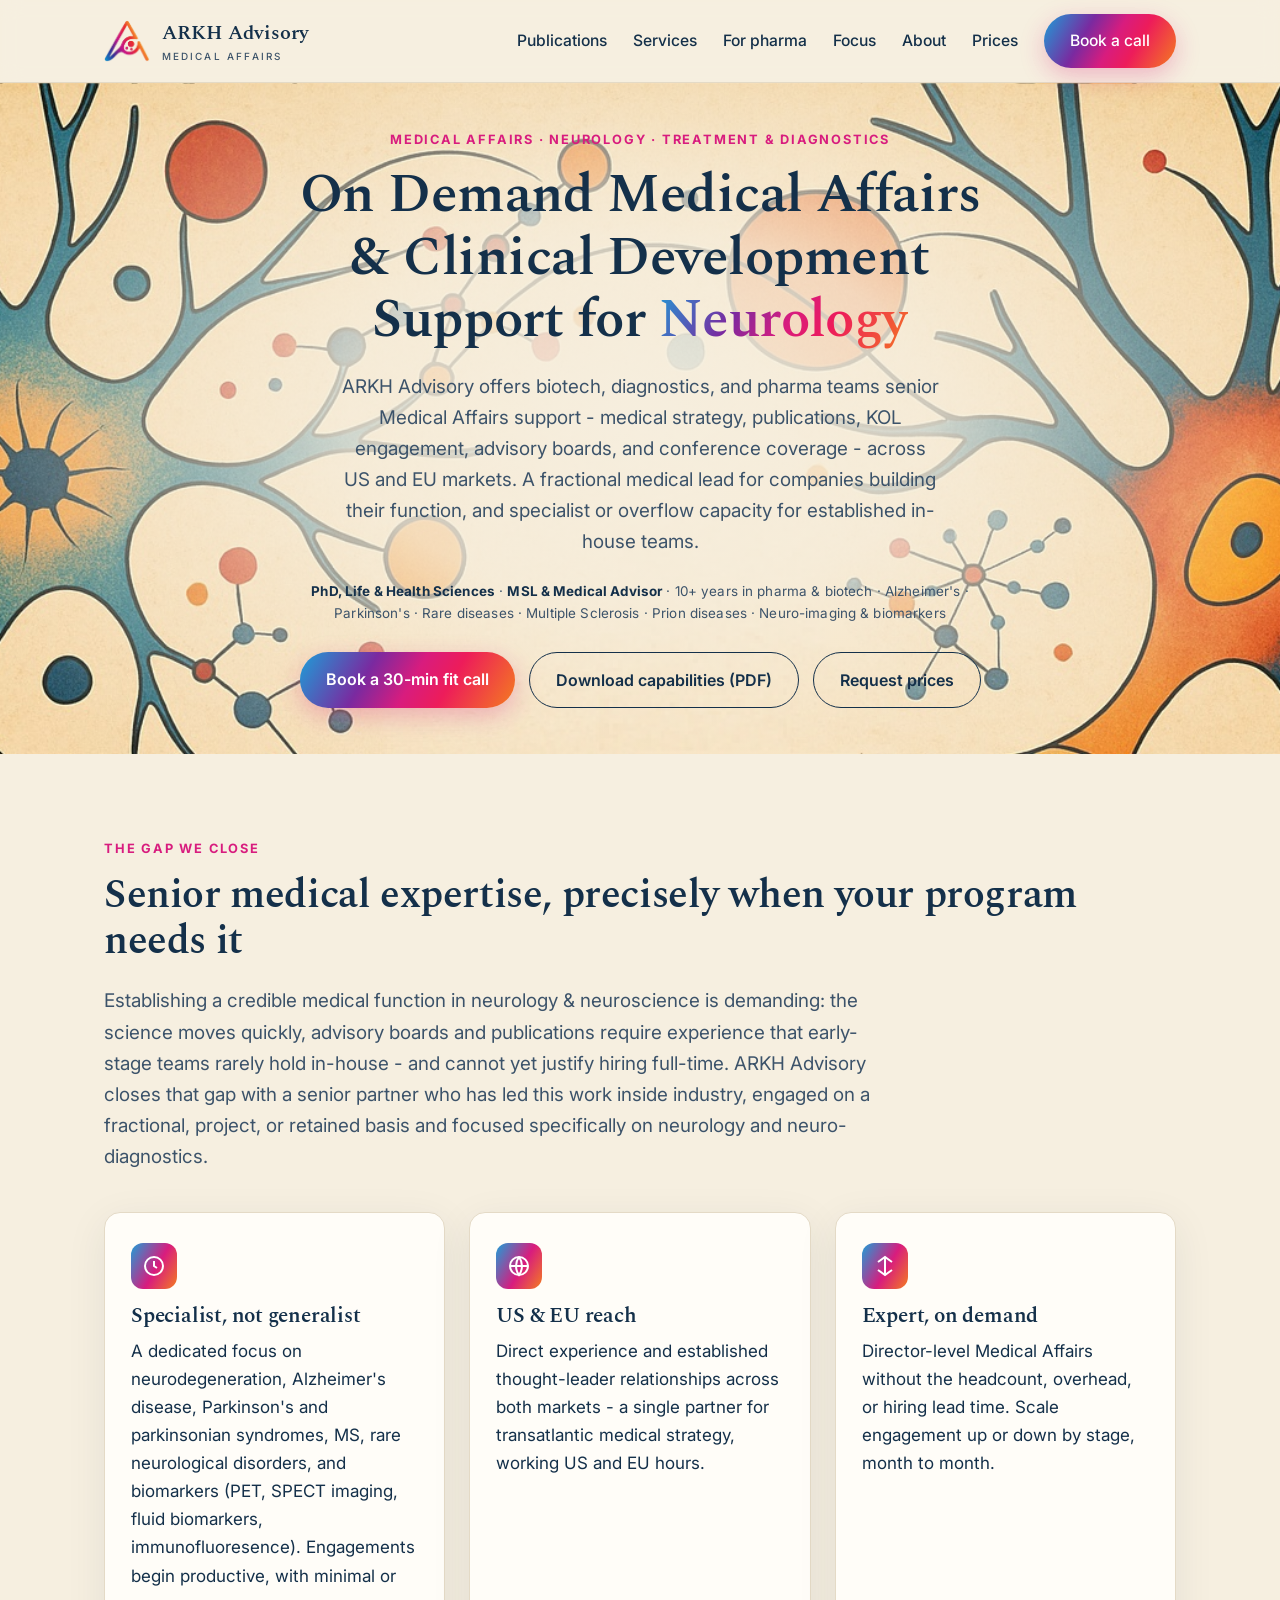
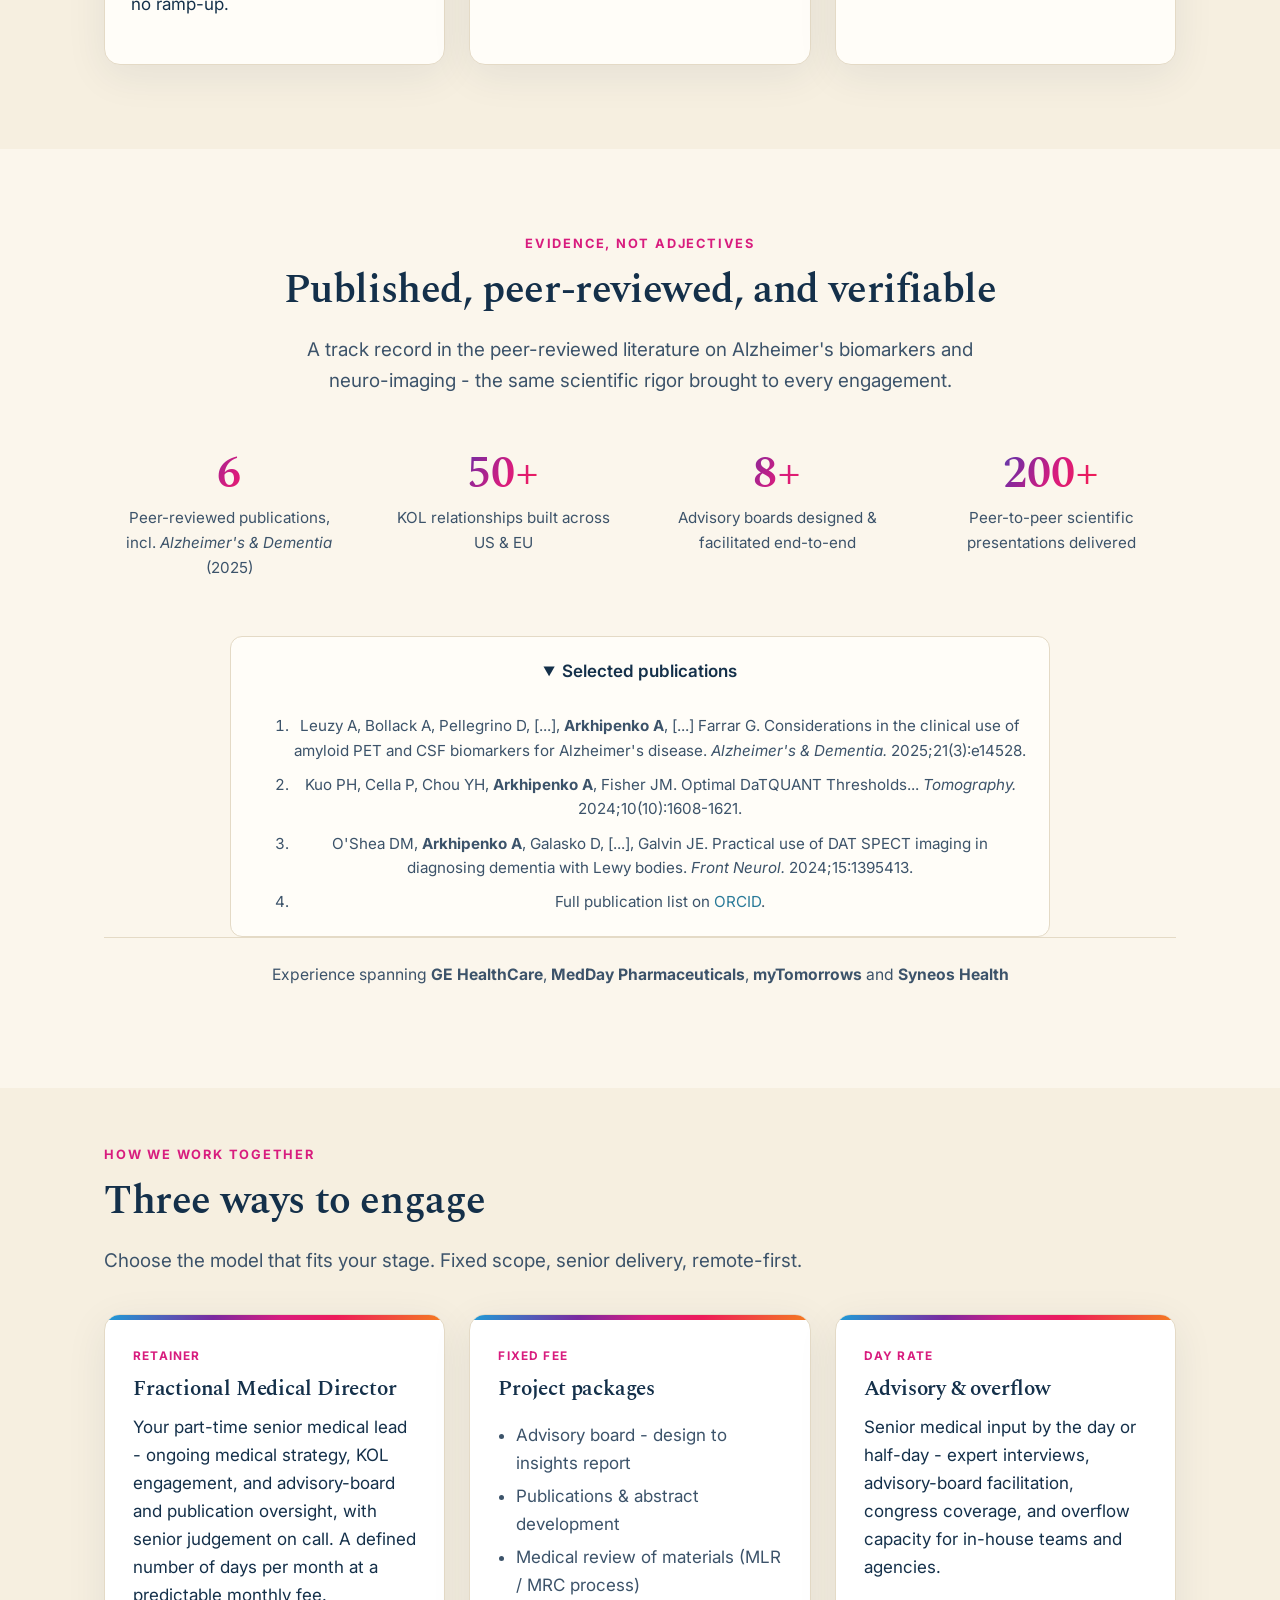
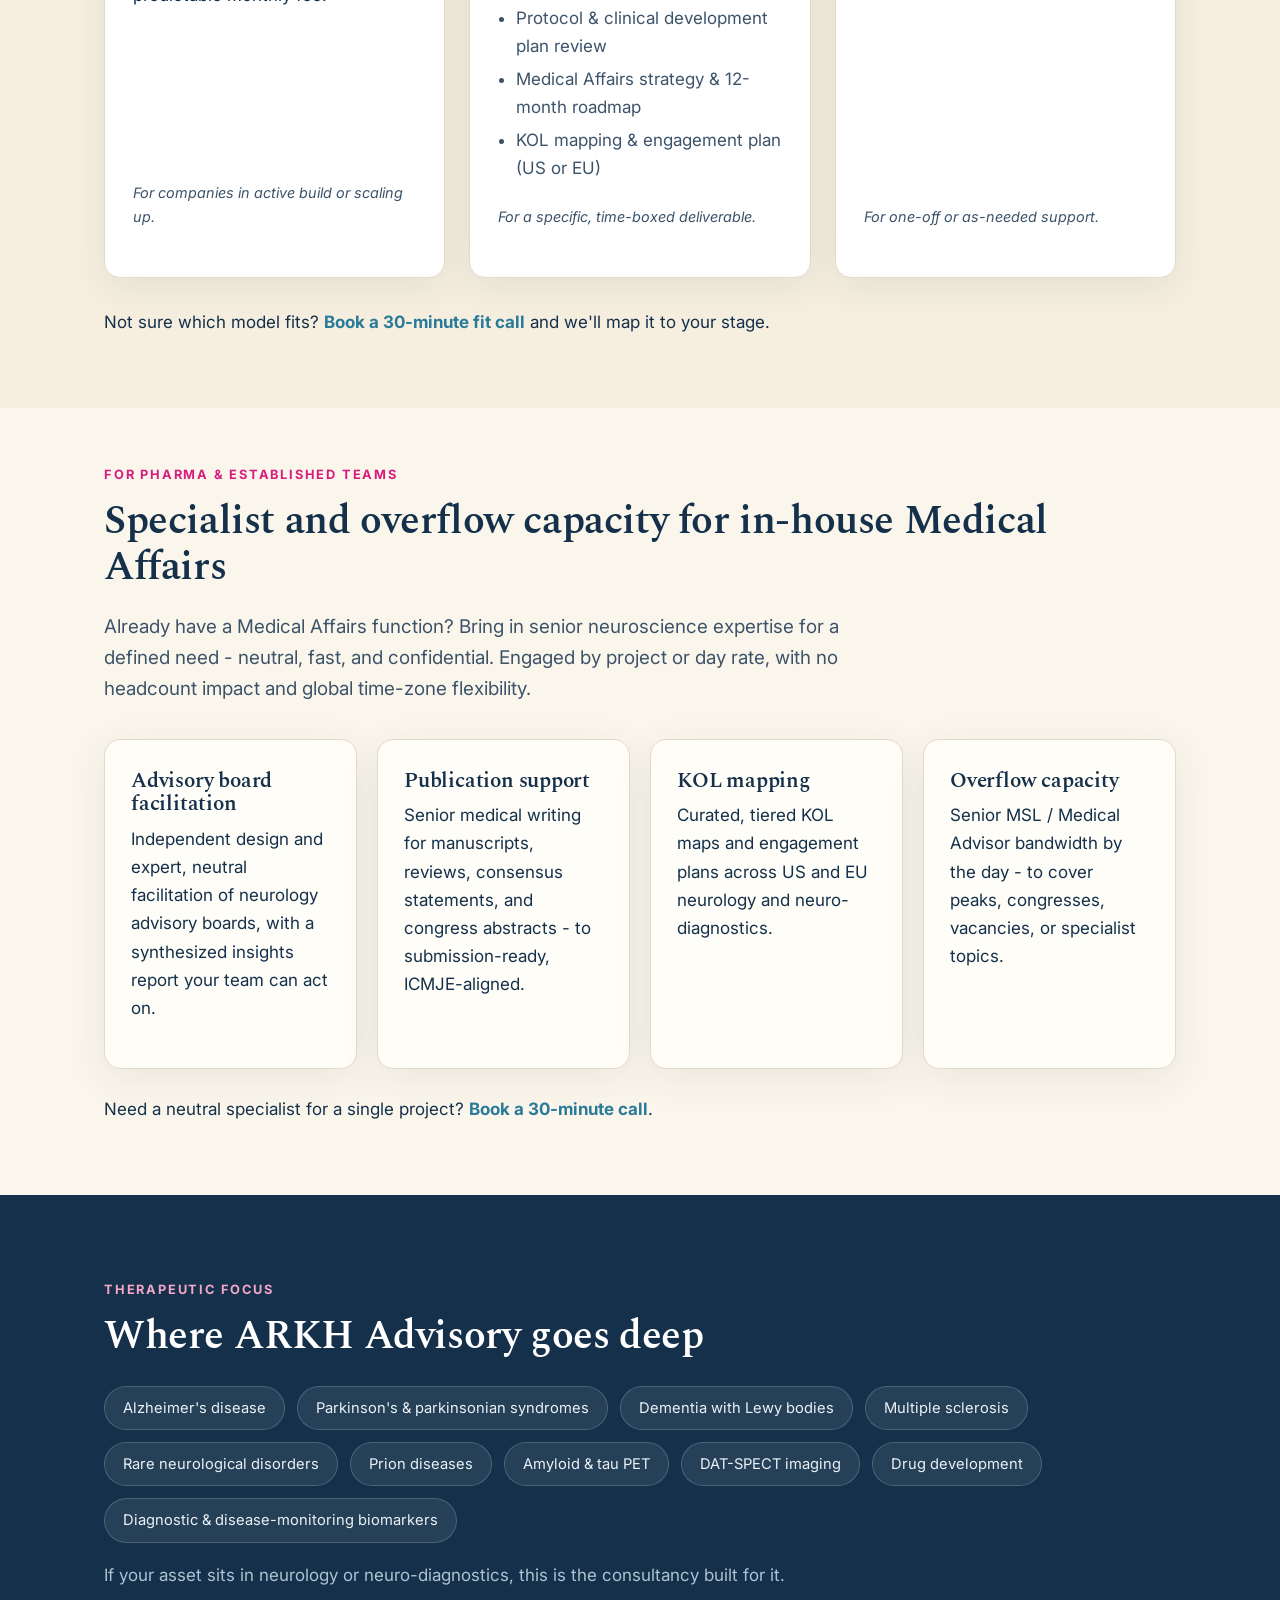
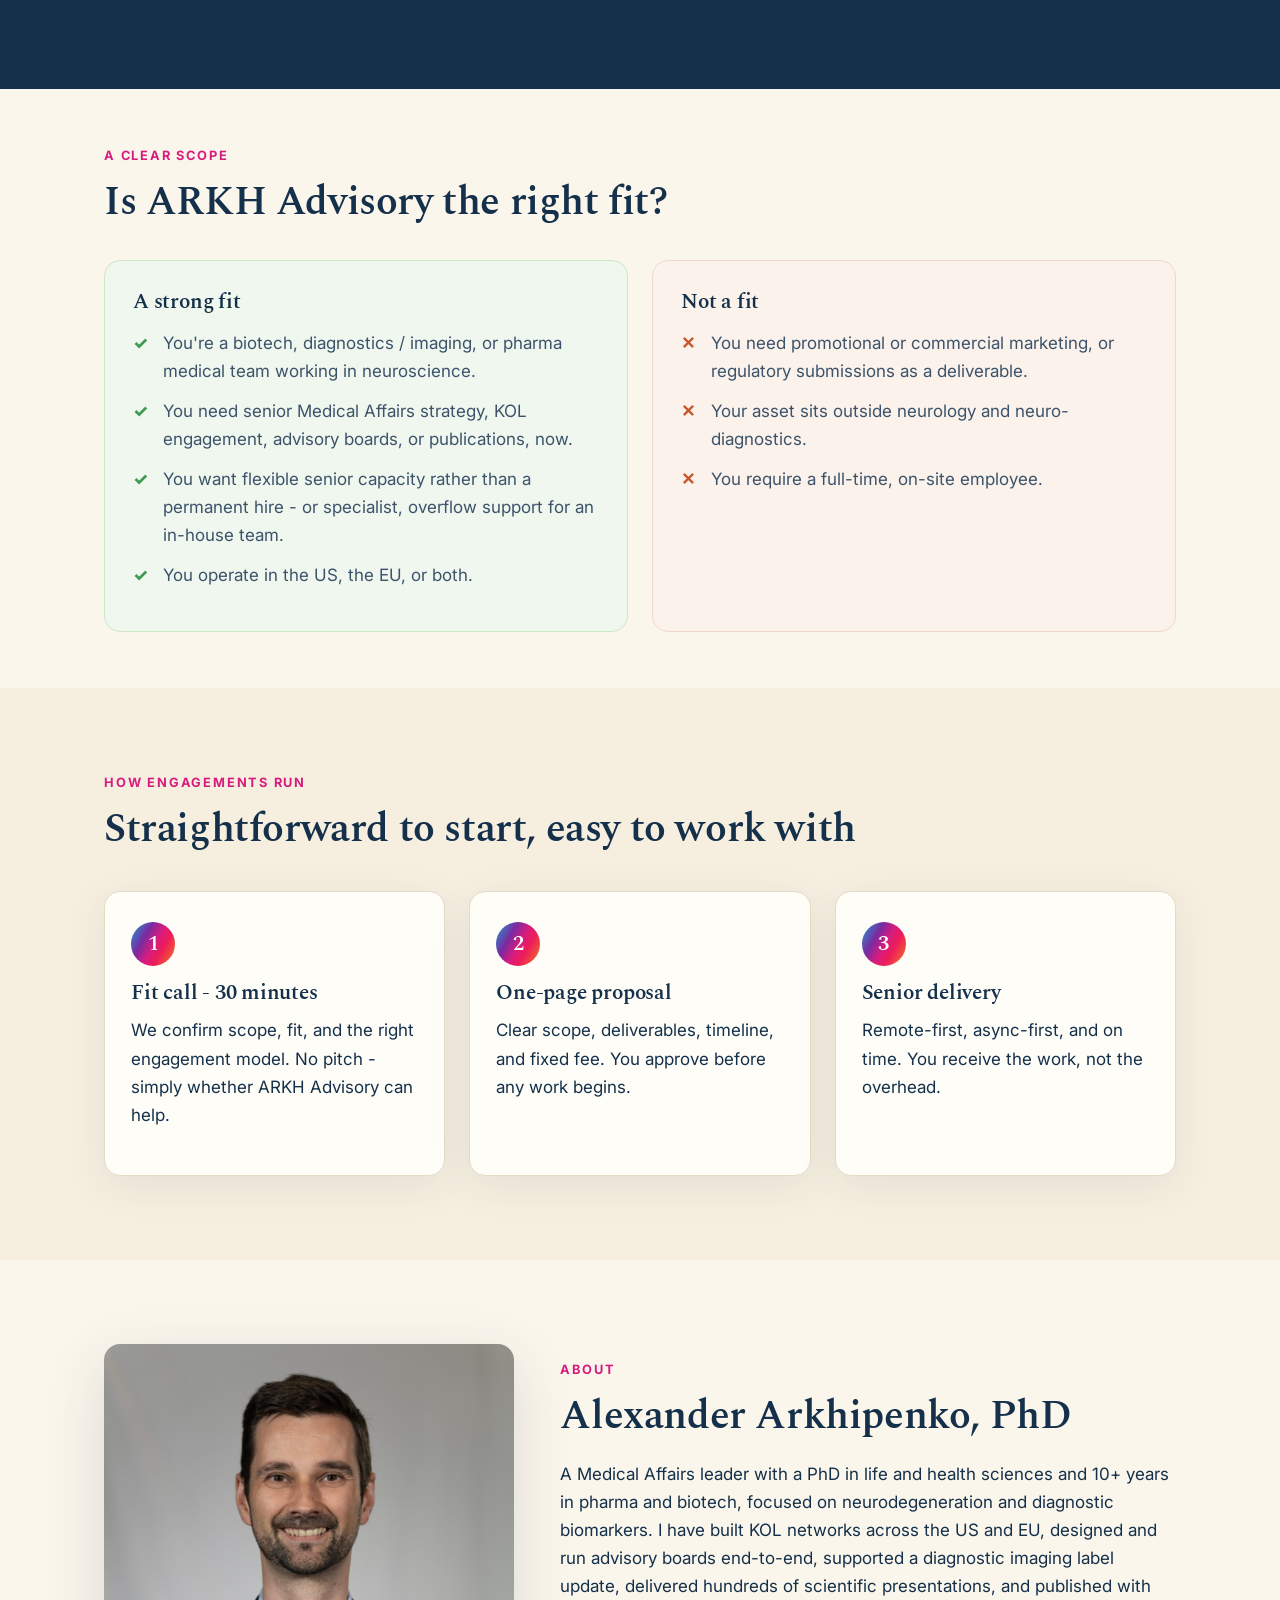
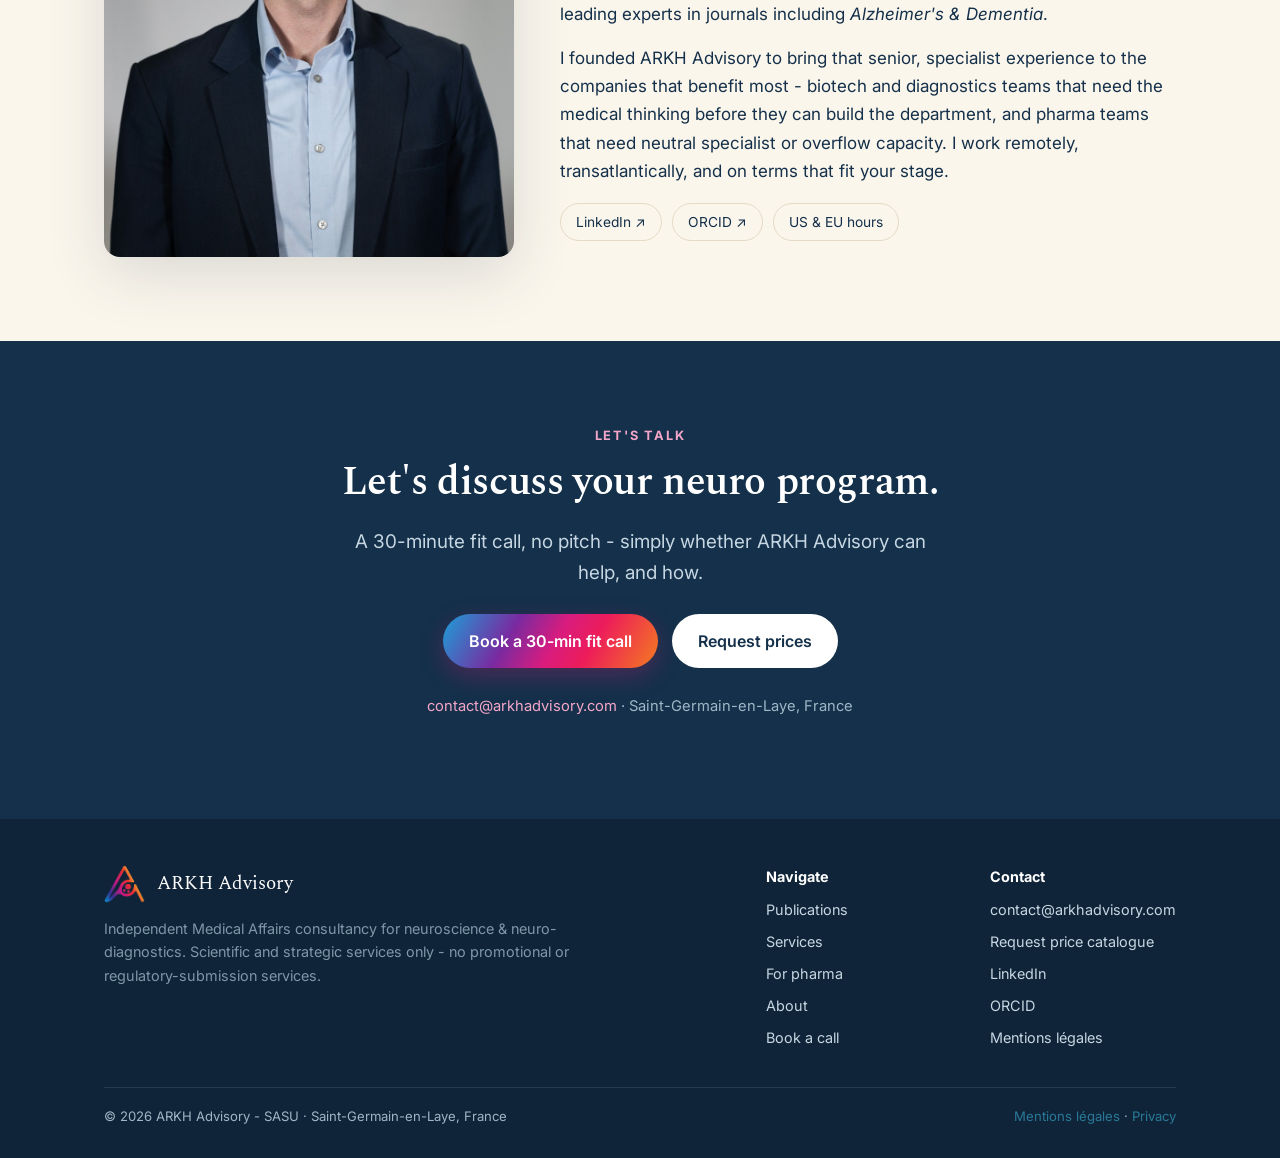
<file: index.html>
<!DOCTYPE html>
<html lang="en">
<head>
<meta charset="UTF-8">
<meta name="viewport" content="width=device-width, initial-scale=1.0">
<title>ARKH Advisory - Expert Medical Affairs for Neurology &amp; Treatment development & Diagnostics</title>
<meta name="description" content="Senior Medical Affairs for Neurology - fractional leadership for biotech & diagnostics, and specialist/overflow capacity (advisory boards, publications, KOL mapping) for pharma medical teams, across US and EU markets.">
<meta name="author" content="Alexander Arkhipenko, PhD - ARKH Advisory">
<link rel="canonical" href="https://arkhadvisory.com/">
<meta property="og:title" content="ARKH Advisory - Senior Medical Affairs for Neurology">
<meta property="og:description" content="Fractional Medical Affairs leadership for neuro biotech, pharma and diagnostics - strategy, KOLs, advisory boards, publications.">
<meta property="og:type" content="website">
<meta property="og:url" content="https://arkhadvisory.com/">
<meta property="og:image" content="https://arkhadvisory.com/images/banner.jpg">

<!-- Favicons & app icons -->
<link rel="icon" type="image/x-icon" href="/favicon.ico" sizes="any">
<link rel="icon" type="image/png" sizes="32x32" href="/favicon-32x32.png">
<link rel="icon" type="image/png" sizes="16x16" href="/favicon-16x16.png">
<link rel="apple-touch-icon" sizes="180x180" href="/apple-touch-icon.png">
<link rel="manifest" href="/site.webmanifest">

<link rel="preconnect" href="https://fonts.googleapis.com">
<link rel="preconnect" href="https://fonts.gstatic.com" crossorigin>
<link href="https://fonts.googleapis.com/css2?family=Inter:wght@400;500;600;700&family=Spectral:wght@500;600;700&display=swap" rel="stylesheet">
<link rel="stylesheet" href="style.css">
<meta name="robots" content="index,follow,max-snippet:-1,max-image-preview:large">
<meta name="keywords" content="medical affairs consultant, fractional medical director, neuroscience medical affairs, neurology medical affairs, neuro-diagnostics, amyloid PET, DAT-SPECT, KOL engagement, advisory board facilitation, medical writing, publications, MSL, Alzheimer's, Parkinson's, multiple sclerosis, rare disease, prion, biotech, pharma, US, EU">
<link rel="alternate" type="text/markdown" href="https://arkhadvisory.com/llms.txt" title="llms.txt">
<!-- Structured data for search engines and AI assistants -->
<script type="application/ld+json">
{
  "@context": "https://schema.org",
  "@graph": [
    {
      "@type": ["ProfessionalService","Organization"],
      "@id": "https://arkhadvisory.com/#org",
      "name": "ARKH Advisory",
      "url": "https://arkhadvisory.com/",
      "logo": "https://arkhadvisory.com/images/logo.png",
      "image": "https://arkhadvisory.com/images/banner.jpg",
      "description": "Independent senior Medical Affairs consultancy for neurology, neuroscience and neuro-diagnostics. Fractional Medical Director, advisory boards, KOL engagement, publications, and specialist/overflow capacity for biotech, diagnostics, and pharma companies across the US and EU.",
      "slogan": "On Demand Medical Affairs & Clinical Development Support for Neurology",
      "founder": { "@id": "https://arkhadvisory.com/#alexander" },
      "foundingDate": "2025-05-23",
      "email": "contact@arkhadvisory.com",
      "priceRange": "$$$",
      "address": { "@type": "PostalAddress", "addressLocality": "Saint-Germain-en-Laye", "postalCode": "78100", "addressCountry": "FR" },
      "areaServed": [ {"@type":"Place","name":"United States"}, {"@type":"Place","name":"European Union"}, {"@type":"Place","name":"France"} ],
      "knowsAbout": ["Medical Affairs","Neurology","Neuroscience","Neurodegeneration","Alzheimer's disease","Parkinson's disease","Parkinsonian syndromes","Dementia with Lewy bodies","Multiple sclerosis","Rare neurological disorders","Prion diseases","Amyloid PET","Tau PET","DAT-SPECT imaging","Diagnostic biomarkers","KOL engagement","Advisory boards","Medical writing","Scientific publications","Medical-Legal-Regulatory (MLR) review","Clinical development"],
      "sameAs": [ "https://www.linkedin.com/in/alexander-arkhipenko/", "https://orcid.org/0000-0001-7920-2024" ],
      "hasOfferCatalog": {
        "@type": "OfferCatalog",
        "name": "Medical Affairs services",
        "itemListElement": [
          {"@type":"Offer","itemOffered":{"@type":"Service","name":"Fractional Medical Director","description":"Part-time senior medical lead on retainer: medical strategy, KOL engagement, advisory-board and publication oversight."}},
          {"@type":"Offer","itemOffered":{"@type":"Service","name":"Advisory board facilitation","description":"End-to-end neurology advisory boards: design, KOL identification, facilitation, and a synthesized insights report."}},
          {"@type":"Offer","itemOffered":{"@type":"Service","name":"Scientific publications","description":"Peer-reviewed manuscripts, systematic reviews, position/consensus statements, original research articles, and congress abstracts."}},
          {"@type":"Offer","itemOffered":{"@type":"Service","name":"KOL mapping & engagement","description":"Curated, tiered KOL maps and engagement plans across US and EU neurology and neuro-diagnostics."}},
          {"@type":"Offer","itemOffered":{"@type":"Service","name":"Medical review (MLR/MRC)","description":"Medical review of materials within the Medical-Legal-Regulatory review process."}},
          {"@type":"Offer","itemOffered":{"@type":"Service","name":"Medical Affairs strategy","description":"Medical Affairs strategy and 12-month roadmap for a neuro asset."}}
        ]
      }
    },
    {
      "@type": "Person",
      "@id": "https://arkhadvisory.com/#alexander",
      "name": "Alexander Arkhipenko",
      "honorificSuffix": "PhD",
      "jobTitle": "Medical Director & Medical Affairs Consultant",
      "worksFor": { "@id": "https://arkhadvisory.com/#org" },
      "image": "https://arkhadvisory.com/images/headshot.jpg",
      "description": "Medical Affairs leader with a PhD in life and health sciences and 10+ years in pharma and biotech, focused on neurodegeneration and diagnostic biomarkers.",
      "knowsAbout": ["Medical Affairs","Neuroscience","Neurology","Alzheimer's disease","Parkinson's disease","Multiple sclerosis","Rare diseases","Prion diseases","Amyloid PET","DAT-SPECT","Diagnostic biomarkers","KOL engagement","Advisory boards","Medical writing"],
      "alumniOf": "Institut Pasteur & University Paris-Sud (Paris XI)",
      "sameAs": [ "https://www.linkedin.com/in/alexander-arkhipenko/", "https://orcid.org/0000-0001-7920-2024" ]
    },
    {
      "@type": "WebSite",
      "@id": "https://arkhadvisory.com/#website",
      "url": "https://arkhadvisory.com/",
      "name": "ARKH Advisory",
      "publisher": { "@id": "https://arkhadvisory.com/#org" },
      "inLanguage": "en"
    },
    {
      "@type": "FAQPage",
      "@id": "https://arkhadvisory.com/#faq",
      "mainEntity": [
        {"@type":"Question","name":"What does ARKH Advisory do?","acceptedAnswer":{"@type":"Answer","text":"ARKH Advisory provides senior Medical Affairs expertise for neurology, neuroscience and neuro-diagnostics: medical strategy, KOL engagement, advisory boards, scientific publications, MLR review, and overflow capacity. It serves biotech, diagnostics, and pharma companies across the US and EU on a fractional, project, or retained basis."}},
        {"@type":"Question","name":"Who is ARKH Advisory for?","acceptedAnswer":{"@type":"Answer","text":"Emerging biotech and diagnostics/imaging/biomarker companies that need senior Medical Affairs before they can hire full-time, and established pharma medical teams that need neutral specialist or overflow capacity in neurology."}},
        {"@type":"Question","name":"What is a fractional Medical Director?","acceptedAnswer":{"@type":"Answer","text":"A senior Medical Affairs leader engaged part-time on retainer - providing ongoing medical strategy, KOL engagement, and advisory-board and publication oversight for a defined number of days per month, without the cost of a full-time hire."}},
        {"@type":"Question","name":"Which therapeutic areas does ARKH Advisory cover?","acceptedAnswer":{"@type":"Answer","text":"Neurodegeneration and neurology: Alzheimer's disease, Parkinson's and parkinsonian syndromes, dementia with Lewy bodies, multiple sclerosis, rare neurological disorders, and prion diseases, with deep expertise in diagnostic biomarkers including amyloid/tau PET and DAT-SPECT imaging."}},
        {"@type":"Question","name":"Does ARKH Advisory work with US and EU companies?","acceptedAnswer":{"@type":"Answer","text":"Yes. ARKH Advisory works remotely and transatlantically, with direct experience and KOL relationships across both the US and EU markets, covering US and EU time zones."}},
        {"@type":"Question","name":"How do I start working with ARKH Advisory?","acceptedAnswer":{"@type":"Answer","text":"Book a 30-minute fit call at https://cal.com/alexander-arkhipenko-ynsiwy/30min or email contact@arkhadvisory.com. Engagements begin with a short fit call and a one-page proposal with fixed scope and fee."}}
      ]
    }
  ]
}
</script>
</head>
<body>

<!-- ============ HEADER ============ -->
<header class="site-header">
  <nav class="nav">
    <a class="brand" href="#top">
      <img src="images/logo.png" alt="ARKH Advisory" onerror="this.style.display='none'">
      <span>ARKH Advisory<small>Medical Affairs</small></span>
    </a>
    <button class="nav-toggle" aria-label="Menu" onclick="document.getElementById('navlinks').classList.toggle('open')">☰</button>
    <div class="nav-links" id="navlinks">
      <a href="#publications">Publications</a>
      <a href="#services">Services</a>
      <a href="#pharma">For pharma</a>
      <a href="#focus">Focus</a>
      <a href="#about">About</a>
      <a href="request-prices.html">Prices</a>
      <a class="btn btn--primary" href="https://cal.com/alexander-arkhipenko-ynsiwy/30min" target="_blank" rel="noopener">Book a call</a>
    </div>
  </nav>
</header>

<a id="top"></a>

<!-- ============ HERO (over your banner) ============ -->
<section class="hero">
  <div class="hero-overlay">
    <div class="hero-text">
      <p class="eyebrow">Medical Affairs · Neurology · Treatment & Diagnostics</p>
      <h1>On Demand Medical Affairs & Clinical Development Support for <span>Neurology</span></h1>
      <p class="lead">ARKH Advisory offers biotech, diagnostics, and pharma teams senior Medical Affairs support - medical strategy, publications, KOL engagement, advisory boards, and conference coverage - across US and EU markets. A fractional medical lead for companies building their function, and specialist or overflow capacity for established in-house teams.</p>
      <p class="proof-strip"><b>PhD, Life &amp; Health Sciences</b> · <b>MSL &amp; Medical Advisor</b> · 10+ years in pharma &amp; biotech · Alzheimer's · Parkinson's · Rare diseases · Multiple Sclerosis · Prion diseases · Neuro-imaging &amp; biomarkers</p>
      <div class="hero-cta">
        <a class="btn btn--primary" href="https://cal.com/alexander-arkhipenko-ynsiwy/30min" target="_blank" rel="noopener">Book a 30-min fit call</a>
        <a class="btn btn--ghost" href="ARKH-Advisory-Capabilities.pdf" target="_blank" rel="noopener">Download capabilities (PDF)</a>
        <a class="btn btn--ghost" href="request-prices.html">Request prices</a>
      </div>
    </div>
  </div>
</section>

<!-- ============ VALUE PROP ============ -->
<section class="section" id="value">
  <div class="wrap">
    <p class="eyebrow">The gap we close</p>
    <h2>Senior medical expertise, precisely when your program needs it</h2>
    <p class="lead" style="max-width:780px">Establishing a credible medical function in neurology & neuroscience is demanding: the science moves quickly, advisory boards and publications require experience that early-stage teams rarely hold in-house - and cannot yet justify hiring full-time. ARKH Advisory closes that gap with a senior partner who has led this work inside industry, engaged on a fractional, project, or retained basis and focused specifically on neurology and neuro-diagnostics.</p>

    <div class="pillars">
      <div class="pillar">
        <div class="ic"><svg viewBox="0 0 24 24"><circle cx="12" cy="12" r="9"/><path d="M12 7v5l3 2"/></svg></div>
        <h3>Specialist, not generalist</h3>
        <p>A dedicated focus on neurodegeneration, Alzheimer's disease, Parkinson's and parkinsonian syndromes, MS, rare neurological disorders, and biomarkers (PET, SPECT imaging, fluid biomarkers, immunofluoresence). Engagements begin productive, with minimal or no ramp-up.</p>
      </div>
      <div class="pillar">
        <div class="ic"><svg viewBox="0 0 24 24"><path d="M3 12h18"/><path d="M12 3a15 15 0 0 1 0 18 15 15 0 0 1 0-18"/><circle cx="12" cy="12" r="9"/></svg></div>
        <h3>US &amp; EU reach</h3>
        <p>Direct experience and established thought-leader relationships across both markets - a single partner for transatlantic medical strategy, working US and EU hours.</p>
      </div>
      <div class="pillar">
        <div class="ic"><svg viewBox="0 0 24 24"><path d="M12 3v18"/><path d="M5 8l7-5 7 5"/><path d="M5 16l7 5 7-5"/></svg></div>
        <h3>Expert, on demand</h3>
        <p>Director-level Medical Affairs without the headcount, overhead, or hiring lead time. Scale engagement up or down by stage, month to month.</p>
      </div>
    </div>
  </div>
</section>

<!-- ============ PUBLICATIONS / PROOF (brought forward) ============ -->
<section class="section" id="publications" style="background:var(--paper-2)">
  <div class="wrap center">
    <p class="eyebrow">Evidence, not adjectives</p>
    <h2>Published, peer-reviewed, and verifiable</h2>
    <p class="lead" style="max-width:700px;margin-left:auto;margin-right:auto">A track record in the peer-reviewed literature on Alzheimer's biomarkers and neuro-imaging - the same scientific rigor brought to every engagement.</p>
    <div class="stats">
      <div class="stat"><div class="num">6</div><div class="lbl">Peer-reviewed publications, incl. <i>Alzheimer's &amp; Dementia</i> (2025)</div></div>
      <div class="stat"><div class="num">50+</div><div class="lbl">KOL relationships built across US &amp; EU</div></div>
      <div class="stat"><div class="num">8+</div><div class="lbl">Advisory boards designed &amp; facilitated end-to-end</div></div>
      <div class="stat"><div class="num">200+</div><div class="lbl">Peer-to-peer scientific presentations delivered</div></div>
    </div>
    <details class="pubs" open>
      <summary>Selected publications</summary>
      <ol>
        <li>Leuzy A, Bollack A, Pellegrino D, [...], <b>Arkhipenko A</b>, [...] Farrar G. Considerations in the clinical use of amyloid PET and CSF biomarkers for Alzheimer's disease. <i>Alzheimer's &amp; Dementia.</i> 2025;21(3):e14528.</li>
        <li>Kuo PH, Cella P, Chou YH, <b>Arkhipenko A</b>, Fisher JM. Optimal DaTQUANT Thresholds... <i>Tomography.</i> 2024;10(10):1608-1621.</li>
        <li>O'Shea DM, <b>Arkhipenko A</b>, Galasko D, [...], Galvin JE. Practical use of DAT SPECT imaging in diagnosing dementia with Lewy bodies. <i>Front Neurol.</i> 2024;15:1395413.</li>
        <li>Full publication list on <a href="https://orcid.org/0000-0001-7920-2024" target="_blank" rel="noopener">ORCID</a>.</li>
      </ol>
    </details>
    <p class="trust">Experience spanning <b>GE HealthCare</b>, <b>MedDay Pharmaceuticals</b>, <b>myTomorrows</b> and <b>Syneos Health</b></p>
  </div>
</section>

<!-- ============ SERVICES ============ -->
<section class="section section--tight" id="services">
  <div class="wrap">
    <p class="eyebrow">How we work together</p>
    <h2>Three ways to engage</h2>
    <p class="lead">Choose the model that fits your stage. Fixed scope, senior delivery, remote-first.</p>
    <div class="services-grid">
      <div class="svc">
        <span class="tag">Retainer</span>
        <h3>Fractional Medical Director</h3>
        <p>Your part-time senior medical lead - ongoing medical strategy, KOL engagement, and advisory-board and publication oversight, with senior judgement on call. A defined number of days per month at a predictable monthly fee.</p>
        <p class="best">For companies in active build or scaling up.</p>
      </div>
      <div class="svc">
        <span class="tag">Fixed fee</span>
        <h3>Project packages</h3>
        <ul>
                   <li>Advisory board - design to insights report</li>
          <li>Publications &amp; abstract development</li>
          <li>Medical review of materials (MLR / MRC process)</li>
          <li>Protocol &amp; clinical development plan review</li>
	  <li>Medical Affairs strategy &amp; 12-month roadmap</li>
          <li>KOL mapping &amp; engagement plan (US or EU)</li>
        </ul>
        <p class="best">For a specific, time-boxed deliverable.</p>
      </div>
      <div class="svc">
        <span class="tag">Day rate</span>
        <h3>Advisory &amp; overflow</h3>
        <p>Senior medical input by the day or half-day - expert interviews, advisory-board facilitation, congress coverage, and overflow capacity for in-house teams and agencies.</p>
        <p class="best">For one-off or as-needed support.</p>
      </div>
    </div>
    <p style="margin-top:30px">Not sure which model fits? <a href="https://cal.com/alexander-arkhipenko-ynsiwy/30min" target="_blank" rel="noopener"><strong>Book a 30-minute fit call</strong></a> and we'll map it to your stage.</p>
  </div>
</section>

<!-- ============ FOR PHARMA / ESTABLISHED TEAMS ============ -->
<section class="section section--tight" id="pharma" style="background:var(--paper-2)">
  <div class="wrap">
    <p class="eyebrow">For pharma &amp; established teams</p>
    <h2>Specialist and overflow capacity for in-house Medical Affairs</h2>
    <p class="lead" style="max-width:800px">Already have a Medical Affairs function? Bring in senior neuroscience expertise for a defined need - neutral, fast, and confidential. Engaged by project or day rate, with no headcount impact and global time-zone flexibility.</p>
    <div class="grid4">
      <div class="pillar"><h3>Advisory board facilitation</h3><p>Independent design and expert, neutral facilitation of neurology advisory boards, with a synthesized insights report your team can act on.</p></div>
      <div class="pillar"><h3>Publication support</h3><p>Senior medical writing for manuscripts, reviews, consensus statements, and congress abstracts - to submission-ready, ICMJE-aligned.</p></div>
      <div class="pillar"><h3>KOL mapping</h3><p>Curated, tiered KOL maps and engagement plans across US and EU neurology and neuro-diagnostics.</p></div>
      <div class="pillar"><h3>Overflow capacity</h3><p>Senior MSL / Medical Advisor bandwidth by the day - to cover peaks, congresses, vacancies, or specialist topics.</p></div>
    </div>
    <p style="margin-top:26px">Need a neutral specialist for a single project? <a href="https://cal.com/alexander-arkhipenko-ynsiwy/30min" target="_blank" rel="noopener"><strong>Book a 30-minute call</strong></a>.</p>
  </div>
</section>

<!-- ============ FOCUS ============ -->
<section class="section focus" id="focus">
  <div class="wrap">
    <p class="eyebrow">Therapeutic focus</p>
    <h2>Where ARKH Advisory goes deep</h2>
    <div class="chips">
      <span class="chip">Alzheimer's disease</span>
      <span class="chip">Parkinson's &amp; parkinsonian syndromes</span>
      <span class="chip">Dementia with Lewy bodies</span>
      <span class="chip">Multiple sclerosis</span>
      <span class="chip">Rare neurological disorders</span>
      <span class="chip">Prion diseases</span>
      <span class="chip">Amyloid &amp; tau PET</span>
      <span class="chip">DAT-SPECT imaging</span>
      <span class="chip">Drug development</span>
      <span class="chip">Diagnostic &amp; disease-monitoring biomarkers</span>
    </div>
    <p class="note">If your asset sits in neurology or neuro-diagnostics, this is the consultancy built for it.</p>
  </div>
</section>

<!-- ============ FIT ============ -->
<section class="section section--tight" id="fit" style="background:var(--paper-2)">
  <div class="wrap">
    <p class="eyebrow">A clear scope</p>
    <h2>Is ARKH Advisory the right fit?</h2>
    <div class="fit-cols">
      <div class="fit-card fit-yes">
        <h3>A strong fit</h3>
        <ul>
          <li>You're a biotech, diagnostics / imaging, or pharma medical team working in neuroscience.</li>
          <li>You need senior Medical Affairs strategy, KOL engagement, advisory boards, or publications, now.</li>
          <li>You want flexible senior capacity rather than a permanent hire - or specialist, overflow support for an in-house team.</li>
          <li>You operate in the US, the EU, or both.</li>
        </ul>
      </div>
      <div class="fit-card fit-no">
        <h3>Not a fit</h3>
        <ul>
          <li>You need promotional or commercial marketing, or regulatory submissions as a deliverable.</li>
          <li>Your asset sits outside neurology and neuro-diagnostics.</li>
          <li>You require a full-time, on-site employee.</li>
        </ul>
      </div>
    </div>
  </div>
</section>

<!-- ============ APPROACH ============ -->
<section class="section" id="approach">
  <div class="wrap">
    <p class="eyebrow">How engagements run</p>
    <h2>Straightforward to start, easy to work with</h2>
    <div class="steps">
      <div class="step"><div class="n">1</div><h3>Fit call - 30 minutes</h3><p>We confirm scope, fit, and the right engagement model. No pitch - simply whether ARKH Advisory can help.</p></div>
      <div class="step"><div class="n">2</div><h3>One-page proposal</h3><p>Clear scope, deliverables, timeline, and fixed fee. You approve before any work begins.</p></div>
      <div class="step"><div class="n">3</div><h3>Senior delivery</h3><p>Remote-first, async-first, and on time. You receive the work, not the overhead.</p></div>
    </div>
  </div>
</section>

<!-- ============ ABOUT ============ -->
<section class="section" id="about" style="background:var(--paper-2)">
  <div class="wrap about-inner">
    <div class="about-photo">
      <img src="images/headshot.jpg" alt="Alexander Arkhipenko, PhD"
           onerror="this.style.display='none';document.getElementById('phfb').style.display='flex'">
      <div id="phfb" class="ph-fallback" style="display:none">AA</div>
    </div>
    <div>
      <p class="eyebrow">About</p>
      <h2>Alexander Arkhipenko, PhD</h2>
      <p>A Medical Affairs leader with a PhD in life and health sciences and 10+ years in pharma and biotech, focused on neurodegeneration and diagnostic biomarkers. I have built KOL networks across the US and EU, designed and run advisory boards end-to-end, supported a diagnostic imaging label update, delivered hundreds of scientific presentations, and published with leading experts in journals including <i>Alzheimer's &amp; Dementia</i>.</p>
      <p>I founded ARKH Advisory to bring that senior, specialist experience to the companies that benefit most - biotech and diagnostics teams that need the medical thinking before they can build the department, and pharma teams that need neutral specialist or overflow capacity. I work remotely, transatlantically, and on terms that fit your stage.</p>
      <div class="about-meta">
        <a href="https://www.linkedin.com/in/alexander-arkhipenko/" target="_blank" rel="noopener">LinkedIn &#8599;</a>
        <a href="https://orcid.org/0000-0001-7920-2024" target="_blank" rel="noopener">ORCID &#8599;</a>
        <span>US &amp; EU hours</span>
      </div>
    </div>
  </div>
</section>

<!-- ============ CTA ============ -->
<section class="section cta-band" id="contact">
  <div class="wrap">
    <p class="eyebrow" style="color:#F4A6C8">Let's talk</p>
    <h2>Let's discuss your neuro program.</h2>
    <p class="lead">A 30-minute fit call, no pitch - simply whether ARKH Advisory can help, and how.</p>
    <div class="btn-row">
      <a class="btn btn--primary" href="https://cal.com/alexander-arkhipenko-ynsiwy/30min" target="_blank" rel="noopener">Book a 30-min fit call</a>
      <a class="btn btn--light" href="request-prices.html">Request prices</a>
    </div>
    <p class="contact-line">
      <a href="mailto:contact@arkhadvisory.com">contact@arkhadvisory.com</a> · Saint-Germain-en-Laye, France
    </p>
  </div>
</section>

<!-- ============ FOOTER ============ -->
<footer class="site-footer">
  <div class="wrap">
    <div class="foot-top">
      <div>
        <div class="foot-brand">
          <img src="images/logo.png" alt="ARKH Advisory" onerror="this.style.display='none'">
          ARKH Advisory
        </div>
        <p class="foot-note" style="margin-top:14px">Independent Medical Affairs consultancy for neuroscience &amp; neuro-diagnostics. Scientific and strategic services only - no promotional or regulatory-submission services.</p>
      </div>
      <div class="foot-links">
        <strong style="color:#fff;display:block;margin-bottom:10px">Navigate</strong>
        <a href="#publications">Publications</a>
        <a href="#services">Services</a>
        <a href="#pharma">For pharma</a>
        <a href="#about">About</a>
        <a href="https://cal.com/alexander-arkhipenko-ynsiwy/30min" target="_blank" rel="noopener">Book a call</a>
      </div>
      <div class="foot-links">
        <strong style="color:#fff;display:block;margin-bottom:10px">Contact</strong>
        <a href="mailto:contact@arkhadvisory.com">contact@arkhadvisory.com</a>
        <a href="request-prices.html">Request price catalogue</a>
        <a href="https://www.linkedin.com/in/alexander-arkhipenko/" target="_blank" rel="noopener">LinkedIn</a>
        <a href="https://orcid.org/0000-0001-7920-2024" target="_blank" rel="noopener">ORCID</a>
        <a href="mentions-legales.html">Mentions légales</a>
      </div>
    </div>
    <div class="foot-bottom">
      <span>&copy; 2026 ARKH Advisory - SASU · Saint-Germain-en-Laye, France</span>
      <span><a href="mentions-legales.html">Mentions légales</a> · <a href="mentions-legales.html#privacy">Privacy</a></span>
    </div>
  </div>
</footer>

<script>
  document.querySelectorAll('#navlinks a').forEach(function(a){
    a.addEventListener('click',function(){document.getElementById('navlinks').classList.remove('open')});
  });
</script>
</body>
</html>
</file>
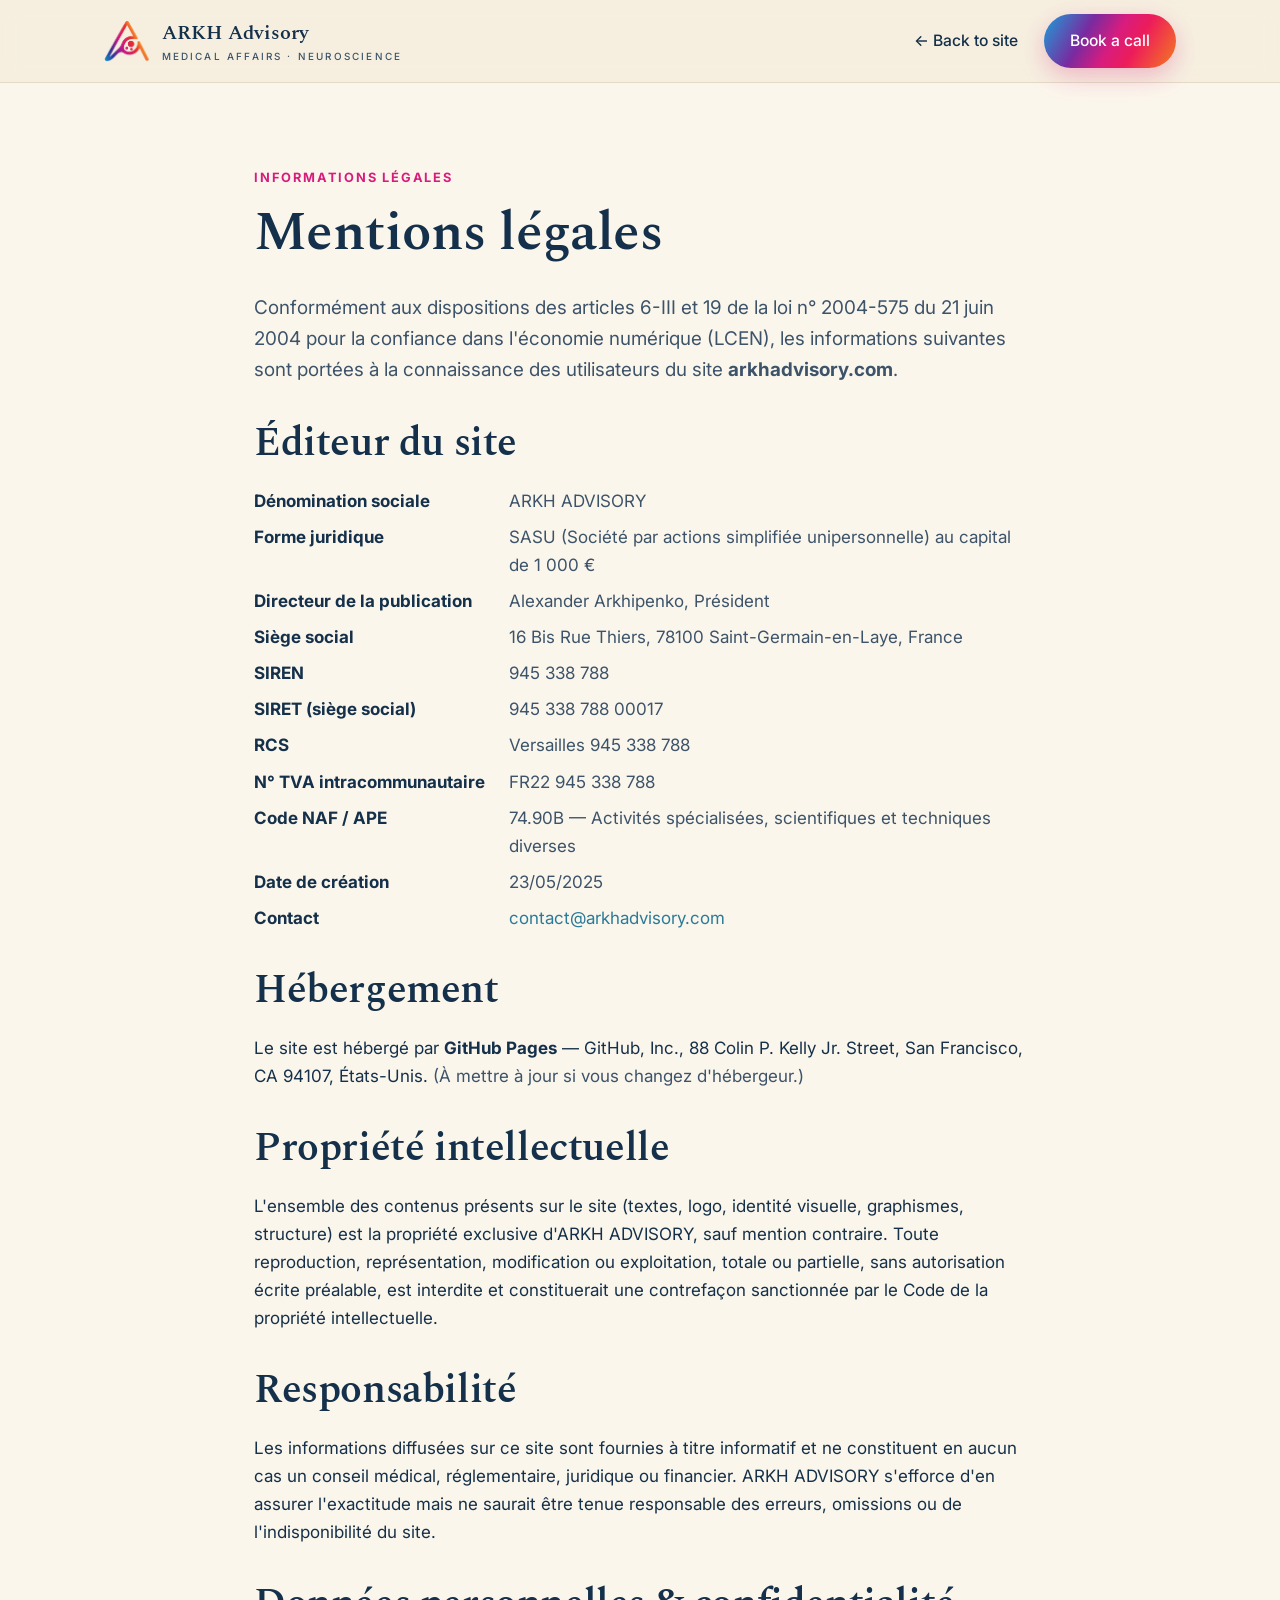
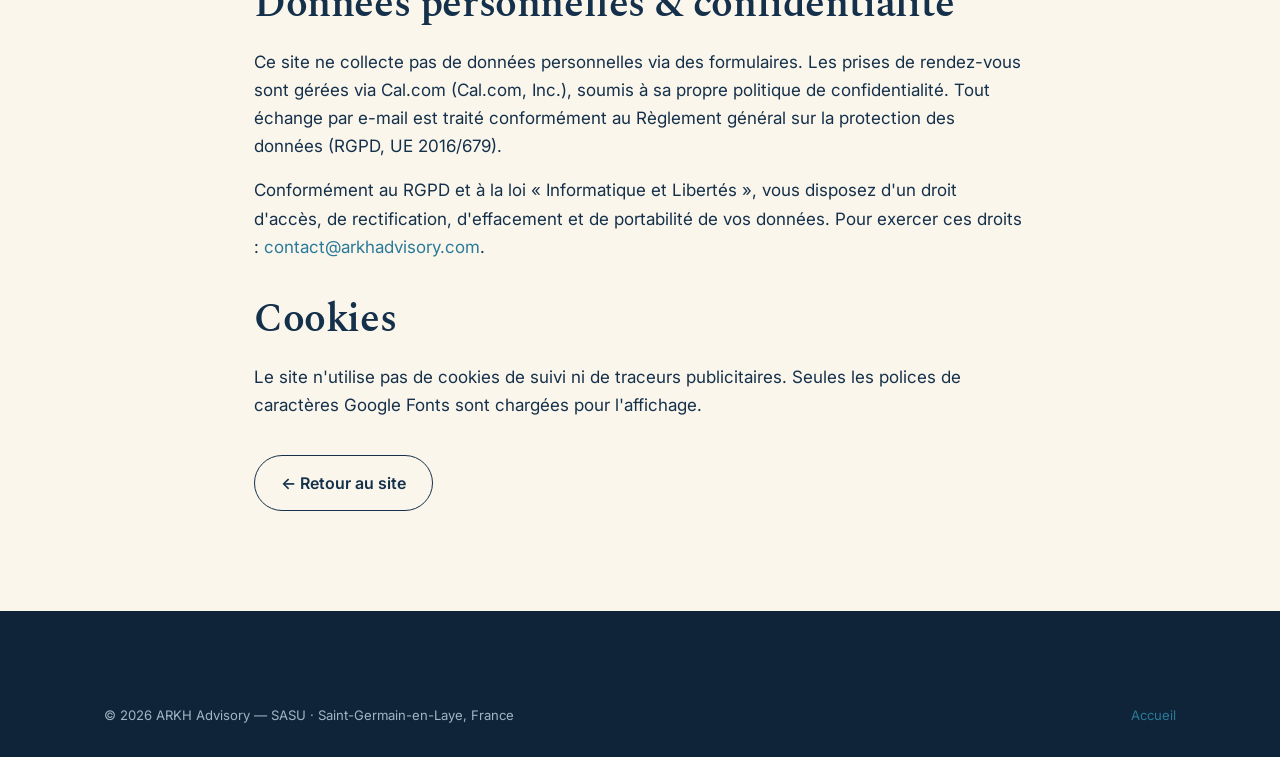
<file: mentions-legales.html>
<!DOCTYPE html>
<html lang="fr">
<head>
<meta charset="UTF-8">
<meta name="viewport" content="width=device-width, initial-scale=1.0">
<title>Mentions légales — ARKH Advisory</title>
<meta name="description" content="Mentions légales et politique de confidentialité — ARKH Advisory (SASU).">
<meta name="robots" content="noindex">
<link rel="icon" type="image/svg+xml" href="images/logo.svg">
<link rel="preconnect" href="https://fonts.googleapis.com">
<link rel="preconnect" href="https://fonts.gstatic.com" crossorigin>
<link href="https://fonts.googleapis.com/css2?family=Inter:wght@400;500;600;700&family=Spectral:wght@500;600;700&display=swap" rel="stylesheet">
<link rel="stylesheet" href="style.css">
</head>
<body>

<header class="site-header">
  <nav class="nav">
    <a class="brand" href="index.html">
      <img src="images/logo.png" alt="ARKH Advisory" onerror="this.style.display='none'">
      <span>ARKH Advisory<small>Medical Affairs · Neuroscience</small></span>
    </a>
    <div class="nav-links">
      <a href="index.html">← Back to site</a>
      <a class="btn btn--primary" href="https://cal.com/alexander-arkhipenko-ynsiwy/30min" target="_blank" rel="noopener">Book a call</a>
    </div>
  </nav>
</header>

<section class="section legal">
  <div class="wrap legal-body">
    <p class="eyebrow">Informations légales</p>
    <h1>Mentions légales</h1>
    <p class="lead">Conformément aux dispositions des articles 6-III et 19 de la loi n° 2004-575 du 21 juin 2004 pour la confiance dans l'économie numérique (LCEN), les informations suivantes sont portées à la connaissance des utilisateurs du site <strong>arkhadvisory.com</strong>.</p>

    <h2>Éditeur du site</h2>
    <dl>
      <dt>Dénomination sociale</dt><dd>ARKH ADVISORY</dd>
      <dt>Forme juridique</dt><dd>SASU (Société par actions simplifiée unipersonnelle) au capital de 1 000 €</dd>
      <dt>Directeur de la publication</dt><dd>Alexander Arkhipenko, Président</dd>
      <dt>Siège social</dt><dd>16 Bis Rue Thiers, 78100 Saint-Germain-en-Laye, France</dd>
      <dt>SIREN</dt><dd>945 338 788</dd>
      <dt>SIRET (siège social)</dt><dd>945 338 788 00017</dd>
      <dt>RCS</dt><dd>Versailles 945 338 788</dd>
      <dt>N° TVA intracommunautaire</dt><dd>FR22 945 338 788</dd>
      <dt>Code NAF / APE</dt><dd>74.90B — Activités spécialisées, scientifiques et techniques diverses</dd>
      <dt>Date de création</dt><dd>23/05/2025</dd>
      <dt>Contact</dt><dd><a href="mailto:contact@arkhadvisory.com">contact@arkhadvisory.com</a></dd>
    </dl>

    <h2>Hébergement</h2>
    <p>Le site est hébergé par <strong>GitHub Pages</strong> — GitHub, Inc., 88 Colin P. Kelly Jr. Street, San Francisco, CA 94107, États-Unis. <span style="color:var(--ink-soft)">(À mettre à jour si vous changez d'hébergeur.)</span></p>

    <h2>Propriété intellectuelle</h2>
    <p>L'ensemble des contenus présents sur le site (textes, logo, identité visuelle, graphismes, structure) est la propriété exclusive d'ARKH ADVISORY, sauf mention contraire. Toute reproduction, représentation, modification ou exploitation, totale ou partielle, sans autorisation écrite préalable, est interdite et constituerait une contrefaçon sanctionnée par le Code de la propriété intellectuelle.</p>

    <h2>Responsabilité</h2>
    <p>Les informations diffusées sur ce site sont fournies à titre informatif et ne constituent en aucun cas un conseil médical, réglementaire, juridique ou financier. ARKH ADVISORY s'efforce d'en assurer l'exactitude mais ne saurait être tenue responsable des erreurs, omissions ou de l'indisponibilité du site.</p>

    <h2 id="privacy">Données personnelles &amp; confidentialité</h2>
    <p>Ce site ne collecte pas de données personnelles via des formulaires. Les prises de rendez-vous sont gérées via Cal.com (Cal.com, Inc.), soumis à sa propre politique de confidentialité. Tout échange par e-mail est traité conformément au Règlement général sur la protection des données (RGPD, UE 2016/679).</p>
    <p>Conformément au RGPD et à la loi « Informatique et Libertés », vous disposez d'un droit d'accès, de rectification, d'effacement et de portabilité de vos données. Pour exercer ces droits : <a href="mailto:contact@arkhadvisory.com">contact@arkhadvisory.com</a>.</p>

    <h2>Cookies</h2>
    <p>Le site n'utilise pas de cookies de suivi ni de traceurs publicitaires. Seules les polices de caractères Google Fonts sont chargées pour l'affichage.</p>

    <p style="margin-top:36px"><a class="btn btn--ghost" href="index.html">← Retour au site</a></p>
  </div>
</section>

<footer class="site-footer">
  <div class="wrap">
    <div class="foot-bottom" style="border:0">
      <span>© 2026 ARKH Advisory — SASU · Saint-Germain-en-Laye, France</span>
      <span><a href="index.html">Accueil</a></span>
    </div>
  </div>
</footer>
</body>
</html>
</file>
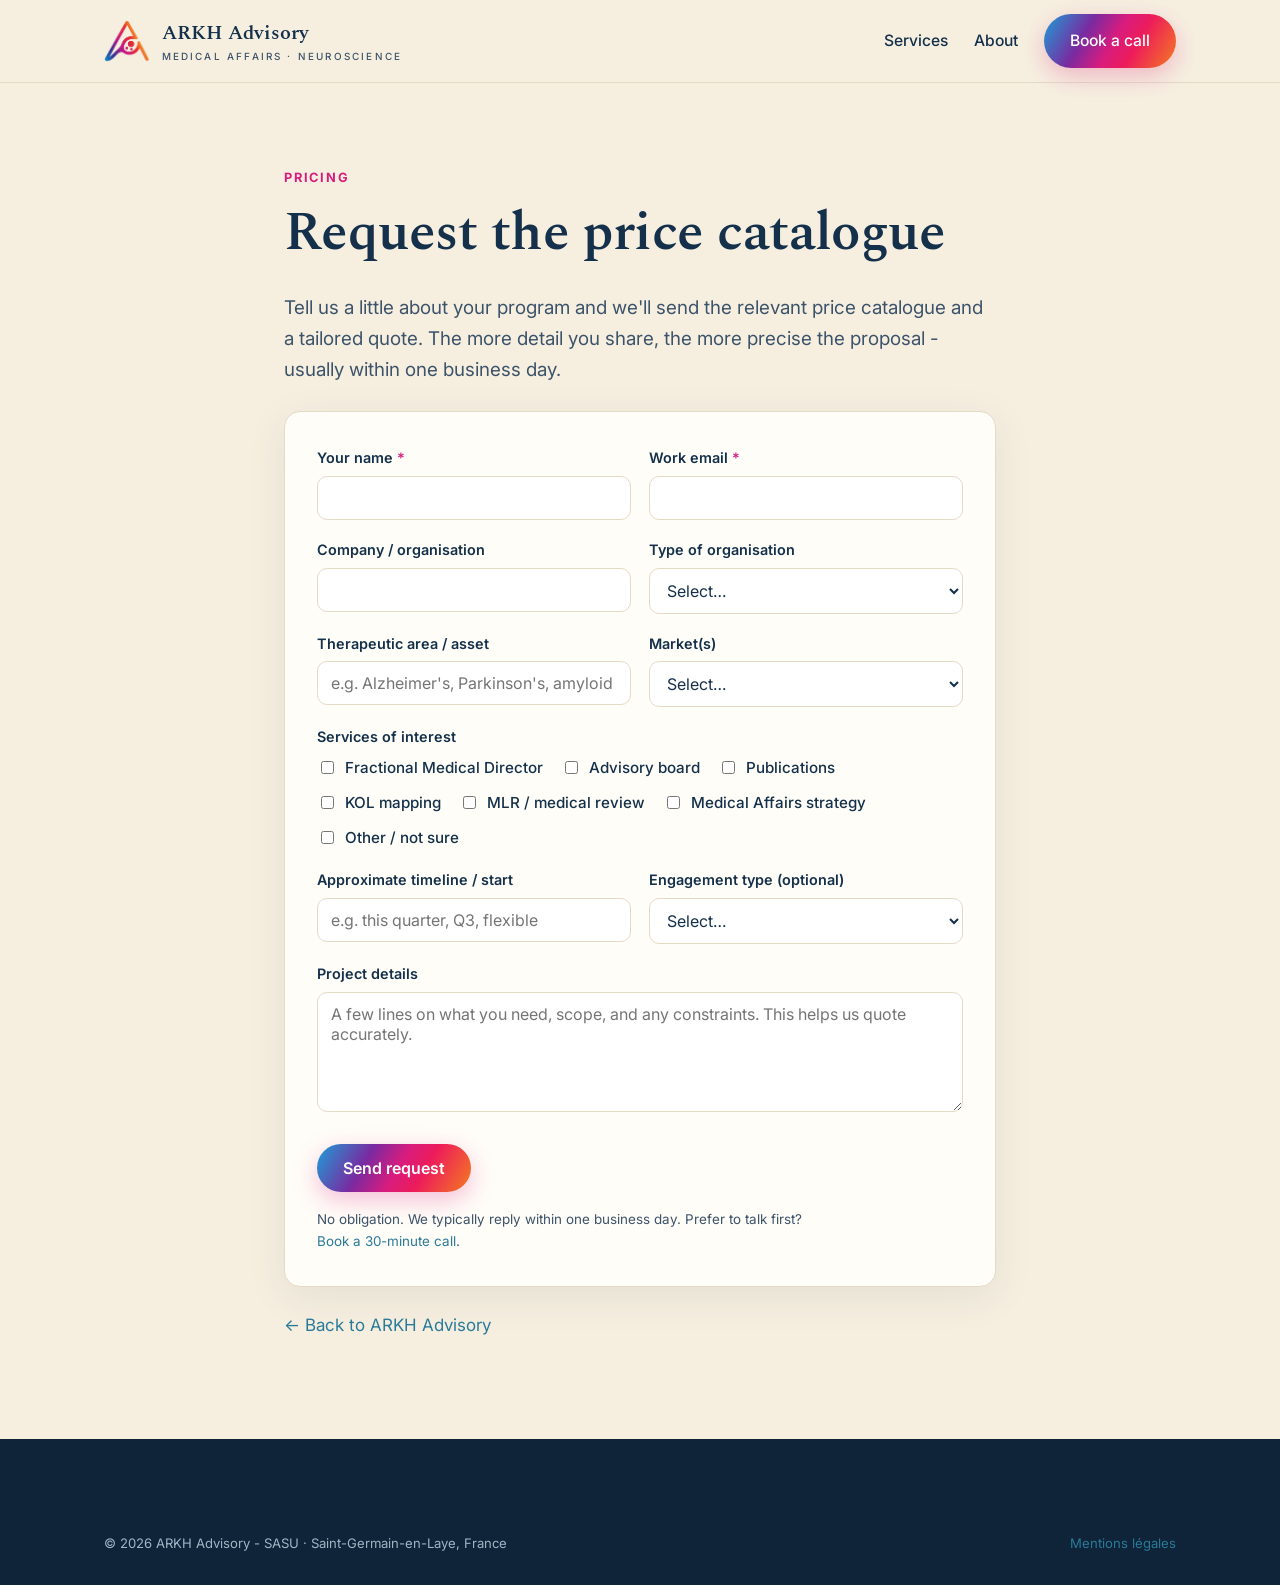
<file: request-prices.html>
<!DOCTYPE html>
<html lang="en">
<head>
<meta charset="UTF-8">
<meta name="viewport" content="width=device-width, initial-scale=1.0">
<title>Request prices - ARKH Advisory</title>
<meta name="description" content="Request the ARKH Advisory price catalogue and a tailored quote for Medical Affairs services in neuroscience and neuro-diagnostics.">
<link rel="canonical" href="https://arkhadvisory.com/request-prices.html">
<link rel="icon" type="image/png" href="images/logo.png">
<link rel="preconnect" href="https://fonts.googleapis.com">
<link rel="preconnect" href="https://fonts.gstatic.com" crossorigin>
<link href="https://fonts.googleapis.com/css2?family=Inter:wght@400;500;600;700&family=Spectral:wght@500;600;700&display=swap" rel="stylesheet">
<link rel="stylesheet" href="style.css">
</head>
<body>

<header class="site-header">
  <nav class="nav">
    <a class="brand" href="index.html">
      <img src="images/logo.png" alt="ARKH Advisory" onerror="this.style.display='none'">
      <span>ARKH Advisory<small>Medical Affairs · Neuroscience</small></span>
    </a>
    <div class="nav-links">
      <a href="index.html#services">Services</a>
      <a href="index.html#about">About</a>
      <a class="btn btn--primary" href="https://cal.com/alexander-arkhipenko-ynsiwy/30min" target="_blank" rel="noopener">Book a call</a>
    </div>
  </nav>
</header>

<section class="section">
  <div class="wrap form-wrap">
    <p class="eyebrow">Pricing</p>
    <h1>Request the price catalogue</h1>
    <p class="lead">Tell us a little about your program and we'll send the relevant price catalogue and a tailored quote. The more detail you share, the more precise the proposal - usually within one business day.</p>

    <form class="form-card" action="https://formsubmit.co/contact@arkhadvisory.com" method="POST">
      <!-- FormSubmit configuration -->
      <input type="hidden" name="_subject" value="Price request - arkhadvisory.com">
      <input type="hidden" name="_template" value="table">
      <input type="hidden" name="_captcha" value="true">
      <input type="hidden" name="_next" value="https://arkhadvisory.com/request-received.html">
      <input type="text" name="_honey" class="hp" tabindex="-1" autocomplete="off" aria-hidden="true">

      <div class="form-grid">
        <div>
          <label for="name">Your name <span class="req">*</span></label>
          <input id="name" type="text" name="Name" required>
        </div>
        <div>
          <label for="email">Work email <span class="req">*</span></label>
          <input id="email" type="email" name="Email" required>
        </div>
        <div>
          <label for="company">Company / organisation</label>
          <input id="company" type="text" name="Company">
        </div>
        <div>
          <label for="type">Type of organisation</label>
          <select id="type" name="Organisation type">
            <option value="" selected>Select…</option>
            <option>Biotech</option>
            <option>Diagnostics / imaging / biomarker</option>
            <option>Pharma</option>
            <option>MedComms agency / CRO</option>
            <option>Other</option>
          </select>
        </div>
        <div>
          <label for="ta">Therapeutic area / asset</label>
          <input id="ta" type="text" name="Therapeutic area or asset" placeholder="e.g. Alzheimer's, Parkinson's, amyloid PET…">
        </div>
        <div>
          <label for="market">Market(s)</label>
          <select id="market" name="Market" >
            <option value="" selected>Select…</option>
            <option>US</option>
            <option>EU</option>
            <option>US &amp; EU</option>
            <option>Other / global</option>
          </select>
        </div>

        <div class="field-full">
          <label>Services of interest</label>
          <div class="checks">
            <label><input type="checkbox" name="Services of interest" value="Fractional Medical Director"> Fractional Medical Director</label>
            <label><input type="checkbox" name="Services of interest" value="Advisory board"> Advisory board</label>
            <label><input type="checkbox" name="Services of interest" value="Publications"> Publications</label>
            <label><input type="checkbox" name="Services of interest" value="KOL mapping"> KOL mapping</label>
            <label><input type="checkbox" name="Services of interest" value="MLR / medical review"> MLR / medical review</label>
            <label><input type="checkbox" name="Services of interest" value="Medical Affairs strategy"> Medical Affairs strategy</label>
            <label><input type="checkbox" name="Services of interest" value="Other / not sure"> Other / not sure</label>
          </div>
        </div>

        <div>
          <label for="timeline">Approximate timeline / start</label>
          <input id="timeline" type="text" name="Timeline" placeholder="e.g. this quarter, Q3, flexible">
        </div>
        <div>
          <label for="budget">Engagement type (optional)</label>
          <select id="budget" name="Preferred engagement">
            <option value="" selected>Select…</option>
            <option>Retainer (ongoing)</option>
            <option>Fixed-fee project</option>
            <option>Day rate / as-needed</option>
            <option>Not sure yet</option>
          </select>
        </div>

        <div class="field-full">
          <label for="message">Project details</label>
          <textarea id="message" name="Project details" placeholder="A few lines on what you need, scope, and any constraints. This helps us quote accurately."></textarea>
        </div>
      </div>

      <div class="form-actions">
        <button class="btn btn--primary" type="submit">Send request</button>
        <span class="form-note">No obligation. We typically reply within one business day. Prefer to talk first? <a href="https://cal.com/alexander-arkhipenko-ynsiwy/30min" target="_blank" rel="noopener">Book a 30-minute call</a>.</span>
      </div>
    </form>

    <p style="margin-top:24px"><a href="index.html">← Back to ARKH Advisory</a></p>
  </div>
</section>

<footer class="site-footer">
  <div class="wrap">
    <div class="foot-bottom" style="border:0">
      <span>© 2026 ARKH Advisory - SASU · Saint-Germain-en-Laye, France</span>
      <span><a href="mentions-legales.html">Mentions légales</a></span>
    </div>
  </div>
</footer>
</body>
</html>
</file>
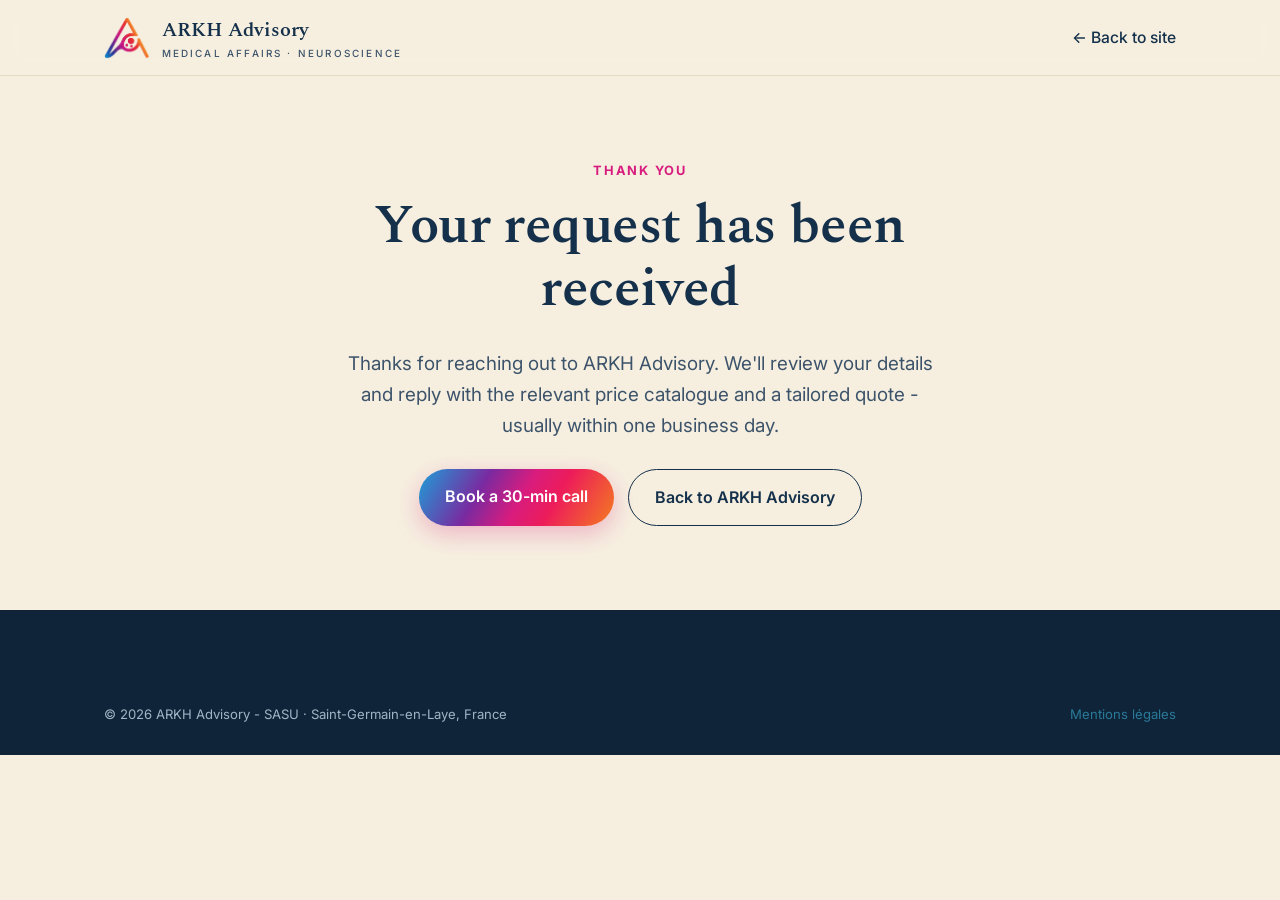
<file: request-received.html>
<!DOCTYPE html>
<html lang="en">
<head>
<meta charset="UTF-8">
<meta name="viewport" content="width=device-width, initial-scale=1.0">
<title>Request received - ARKH Advisory</title>
<meta name="robots" content="noindex">
<link rel="icon" type="image/png" href="images/logo.png">
<link rel="preconnect" href="https://fonts.googleapis.com">
<link rel="preconnect" href="https://fonts.gstatic.com" crossorigin>
<link href="https://fonts.googleapis.com/css2?family=Inter:wght@400;500;600;700&family=Spectral:wght@500;600;700&display=swap" rel="stylesheet">
<link rel="stylesheet" href="style.css">
</head>
<body>

<header class="site-header">
  <nav class="nav">
    <a class="brand" href="index.html">
      <img src="images/logo.png" alt="ARKH Advisory" onerror="this.style.display='none'">
      <span>ARKH Advisory<small>Medical Affairs · Neuroscience</small></span>
    </a>
    <div class="nav-links">
      <a href="index.html">← Back to site</a>
    </div>
  </nav>
</header>

<section class="section" style="text-align:center">
  <div class="wrap" style="max-width:640px">
    <p class="eyebrow" style="color:var(--magenta)">Thank you</p>
    <h1>Your request has been received</h1>
    <p class="lead">Thanks for reaching out to ARKH Advisory. We'll review your details and reply with the relevant price catalogue and a tailored quote - usually within one business day.</p>
    <div class="btn-row" style="justify-content:center;margin-top:28px">
      <a class="btn btn--primary" href="https://cal.com/alexander-arkhipenko-ynsiwy/30min" target="_blank" rel="noopener">Book a 30-min call</a>
      <a class="btn btn--ghost" href="index.html">Back to ARKH Advisory</a>
    </div>
  </div>
</section>

<footer class="site-footer">
  <div class="wrap">
    <div class="foot-bottom" style="border:0">
      <span>© 2026 ARKH Advisory - SASU · Saint-Germain-en-Laye, France</span>
      <span><a href="mentions-legales.html">Mentions légales</a></span>
    </div>
  </div>
</footer>
</body>
</html>
</file>
<file: style.css>
/* =========================================================
   ARKH Advisory — brand stylesheet
   Palette derived from logo gradient + Kandinsky/neuron banner
   ========================================================= */

:root{
  /* Logo gradient */
  --grad: linear-gradient(120deg,#1C9FD8 0%,#7A2AA0 32%,#D81C7E 52%,#ED1C5A 68%,#F47C20 100%);
  --grad-soft: linear-gradient(120deg,#1C9FD8 0%,#D81C7E 55%,#F47C20 100%);

  /* Core colors */
  --ink:#14304A;          /* deep navy — text & headings */
  --ink-soft:#3C536A;     /* secondary text */
  --teal:#2A7A99;         /* banner neuron blue */
  --orange:#E8842B;       /* banner warm accent */
  --magenta:#D81C7E;      /* logo magenta */
  --red:#ED1C5A;          /* vesicle red */

  /* Surfaces */
  --paper:#F6EFE0;        /* banner cream background */
  --paper-2:#FBF6EC;      /* lighter cream */
  --white:#FFFFFF;
  --card:#FFFDF8;
  --line:#E4DAC6;         /* hairline on cream */

  --maxw:1120px;
  --radius:16px;
  --shadow:0 10px 40px rgba(20,48,74,.08);
  --shadow-lg:0 18px 60px rgba(20,48,74,.14);

  --serif:"Spectral",Georgia,"Times New Roman",serif;
  --sans:"Inter",-apple-system,BlinkMacSystemFont,"Segoe UI",Roboto,Helvetica,Arial,sans-serif;
}

*{box-sizing:border-box}
html{scroll-behavior:smooth}
body{
  margin:0;
  font-family:var(--sans);
  color:var(--ink);
  background:var(--paper);
  line-height:1.65;
  font-size:17px;
  -webkit-font-smoothing:antialiased;
}
h1,h2,h3,h4{font-family:var(--serif);color:var(--ink);line-height:1.15;margin:0 0 .5em;font-weight:600;letter-spacing:-.01em}
h1{font-size:clamp(2.1rem,5vw,3.4rem)}
h2{font-size:clamp(1.7rem,3.5vw,2.5rem)}
h3{font-size:1.3rem}
p{margin:0 0 1rem}
a{color:var(--teal);text-decoration:none}
a:hover{text-decoration:underline}
img{max-width:100%;display:block}

.wrap{max-width:var(--maxw);margin:0 auto;padding:0 24px}
.section{padding:84px 0}
.section--tight{padding:56px 0}
.eyebrow{font-family:var(--sans);font-weight:700;font-size:.8rem;letter-spacing:.14em;text-transform:uppercase;color:var(--magenta);margin-bottom:14px}
.lead{font-size:1.18rem;color:var(--ink-soft)}
.center{text-align:center}
.center .lead{max-width:680px;margin-left:auto;margin-right:auto}

/* ---------- Buttons ---------- */
.btn{display:inline-block;font-weight:600;font-family:var(--sans);padding:14px 26px;border-radius:999px;border:0;cursor:pointer;font-size:1rem;transition:transform .15s ease,box-shadow .15s ease}
.btn--primary{background:var(--grad);color:#fff;box-shadow:0 8px 24px rgba(216,28,126,.28)}
.btn--primary:hover{transform:translateY(-2px);box-shadow:0 12px 30px rgba(216,28,126,.36);text-decoration:none}
.btn--ghost{background:transparent;color:var(--ink);border:1.5px solid var(--ink)}
.btn--ghost:hover{background:var(--ink);color:#fff;text-decoration:none}
.btn--light{background:#fff;color:var(--ink)}
.btn--light:hover{transform:translateY(-2px);text-decoration:none}
.btn-row{display:flex;gap:14px;flex-wrap:wrap}

/* ---------- Header ---------- */
.site-header{position:sticky;top:0;z-index:50;background:rgba(246,239,224,.88);backdrop-filter:blur(10px);border-bottom:1px solid var(--line)}
.nav{display:flex;align-items:center;justify-content:space-between;gap:24px;padding:14px 24px;max-width:var(--maxw);margin:0 auto}
.brand{display:flex;align-items:center;gap:12px;font-family:var(--serif);font-weight:600;font-size:1.25rem;color:var(--ink)}
.brand:hover{text-decoration:none}
.brand img{height:42px;width:auto}
.brand small{display:block;font-family:var(--sans);font-weight:500;font-size:.62rem;letter-spacing:.22em;text-transform:uppercase;color:var(--ink-soft);margin-top:-2px}
.nav-links{display:flex;align-items:center;gap:26px}
.nav-links a{color:var(--ink);font-weight:500;font-size:.98rem}
.nav-links a.btn{color:#fff}
.nav-toggle{display:none;background:none;border:0;font-size:1.6rem;color:var(--ink);cursor:pointer}

/* ---------- Hero ---------- */
.hero{position:relative;overflow:hidden;background:var(--paper)}
.hero-overlay{position:relative;background-image:url('images/banner.jpg');background-size:cover;background-position:center;display:flex;align-items:center;justify-content:center;text-align:center;min-height:clamp(380px,46vw,600px)}
.hero-overlay::before{content:"";position:absolute;inset:0;background:radial-gradient(ellipse 60% 72% at 50% 50%,rgba(246,239,224,.95) 0%,rgba(246,239,224,.82) 38%,rgba(246,239,224,.4) 68%,rgba(246,239,224,0) 100%)}
.hero-text{position:relative;z-index:1;max-width:760px;padding:46px 24px}
.hero-text h1{margin-bottom:.35em}
.hero-text h1 span{background:var(--grad);-webkit-background-clip:text;background-clip:text;-webkit-text-fill-color:transparent}
.hero-text .lead{margin:10px auto 0;max-width:600px}
.proof-strip{margin-top:22px;font-size:.84rem;color:var(--ink-soft);letter-spacing:.01em}
.proof-strip b{color:var(--ink)}
.hero-cta{margin-top:28px;display:flex;gap:14px;justify-content:center;flex-wrap:wrap}
@media(max-width:640px){
  .hero-overlay::before{background:radial-gradient(ellipse 92% 80% at 50% 50%,rgba(246,239,224,.97) 0%,rgba(246,239,224,.9) 55%,rgba(246,239,224,.55) 100%)}
}

/* ---------- Value pillars ---------- */
.pillars{display:grid;grid-template-columns:repeat(3,1fr);gap:24px;margin-top:40px}
.grid4{display:grid;grid-template-columns:repeat(4,1fr);gap:20px;margin-top:34px}
@media(max-width:900px){.grid4{grid-template-columns:1fr 1fr}}
@media(max-width:560px){.grid4{grid-template-columns:1fr}}
.pillar{background:var(--card);border:1px solid var(--line);border-radius:var(--radius);padding:30px 26px;box-shadow:var(--shadow)}
.pillar .ic{width:46px;height:46px;border-radius:12px;background:var(--grad-soft);display:flex;align-items:center;justify-content:center;margin-bottom:16px}
.pillar .ic svg{width:24px;height:24px;stroke:#fff;fill:none;stroke-width:2}
.pillar h3{margin-bottom:8px}

/* ---------- Services ---------- */
.services-grid{display:grid;grid-template-columns:repeat(3,1fr);gap:24px;margin-top:38px}
.svc{background:var(--white);border:1px solid var(--line);border-radius:var(--radius);padding:32px 28px;display:flex;flex-direction:column;box-shadow:var(--shadow);position:relative;overflow:hidden}
.svc::before{content:"";position:absolute;left:0;top:0;height:5px;width:100%;background:var(--grad)}
.svc h3{margin-top:6px}
.svc .tag{font-size:.74rem;font-weight:700;letter-spacing:.1em;text-transform:uppercase;color:var(--magenta);margin-bottom:6px}
.svc ul{margin:8px 0 18px;padding-left:18px;color:var(--ink-soft)}
.svc ul li{margin-bottom:5px}
.svc .best{margin-top:auto;font-size:.9rem;color:var(--ink-soft);font-style:italic}

/* ---------- Focus tags ---------- */
.focus{background:var(--ink);color:#EAF1F6}
.focus h2,.focus .eyebrow{color:#fff}
.focus .eyebrow{color:#F4A6C8}
.chips{display:flex;flex-wrap:wrap;gap:12px;margin:26px 0 18px}
.chip{background:rgba(255,255,255,.08);border:1px solid rgba(255,255,255,.18);border-radius:999px;padding:9px 18px;font-size:.92rem}
.focus .note{color:#AEC2D1;max-width:720px}

/* ---------- Stats ---------- */
.stats{display:grid;grid-template-columns:repeat(4,1fr);gap:24px;margin:38px 0}
.stat{text-align:center;padding:18px}
.stat .num{font-family:var(--serif);font-size:2.8rem;font-weight:600;background:var(--grad);-webkit-background-clip:text;background-clip:text;-webkit-text-fill-color:transparent;line-height:1}
.stat .lbl{font-size:.95rem;color:var(--ink-soft);margin-top:8px}
.trust{text-align:center;color:var(--ink-soft);font-size:.98rem;border-top:1px solid var(--line);padding-top:24px}
details.pubs{max-width:820px;margin:26px auto 0;background:var(--card);border:1px solid var(--line);border-radius:12px;padding:6px 22px}
details.pubs summary{cursor:pointer;font-weight:600;padding:14px 0;color:var(--ink)}
details.pubs ol{color:var(--ink-soft);font-size:.95rem;line-height:1.6}
details.pubs li{margin-bottom:10px}

/* ---------- Fit ---------- */
.fit-cols{display:grid;grid-template-columns:1fr 1fr;gap:24px;margin-top:34px}
.fit-card{border-radius:var(--radius);padding:30px 28px;border:1px solid var(--line)}
.fit-yes{background:#F0F7EF;border-color:#CDE6C9}
.fit-no{background:#FBF2EC;border-color:#F0D9CB}
.fit-card h3{display:flex;align-items:center;gap:10px}
.fit-card ul{list-style:none;padding:0;margin:14px 0 0}
.fit-card li{padding-left:30px;position:relative;margin-bottom:12px;color:var(--ink-soft)}
.fit-yes li::before{content:"✓";position:absolute;left:0;color:#3E9B4F;font-weight:800}
.fit-no li::before{content:"✕";position:absolute;left:0;color:#C6552E;font-weight:800}

/* ---------- Steps ---------- */
.steps{display:grid;grid-template-columns:repeat(3,1fr);gap:24px;margin-top:38px}
.step{background:var(--card);border:1px solid var(--line);border-radius:var(--radius);padding:30px 26px;box-shadow:var(--shadow)}
.step .n{width:44px;height:44px;border-radius:50%;background:var(--grad);color:#fff;font-family:var(--serif);font-weight:600;font-size:1.3rem;display:flex;align-items:center;justify-content:center;margin-bottom:16px}

/* ---------- About ---------- */
.about-inner{display:grid;grid-template-columns:.8fr 1.2fr;gap:46px;align-items:center}
.about-photo{position:relative}
.about-photo img{border-radius:var(--radius);box-shadow:var(--shadow-lg);width:100%;object-fit:cover;aspect-ratio:4/5}
.about-photo .ph-fallback{border-radius:var(--radius);box-shadow:var(--shadow-lg);aspect-ratio:4/5;display:flex;align-items:center;justify-content:center;background:var(--grad);color:#fff;font-family:var(--serif);font-size:5rem}
.about-meta{margin-top:18px;display:flex;flex-wrap:wrap;gap:10px}
.about-meta a,.about-meta span{font-size:.86rem;background:var(--paper-2);border:1px solid var(--line);border-radius:999px;padding:7px 15px;color:var(--ink)}

/* ---------- CTA band ---------- */
.cta-band{background:var(--ink);color:#fff;text-align:center}
.cta-band h2{color:#fff}
.cta-band .lead{color:#C6D6E2;max-width:600px;margin:0 auto 26px}
.cta-band .btn-row{justify-content:center}
.contact-line{margin-top:26px;font-size:.92rem;color:#9FB6C6}
.contact-line a{color:#F4A6C8}

/* ---------- Footer ---------- */
.site-footer{background:#0F2438;color:#9FB6C6;font-size:.9rem;padding:46px 0 30px}
.foot-top{display:flex;justify-content:space-between;gap:30px;flex-wrap:wrap;align-items:flex-start}
.foot-brand{display:flex;align-items:center;gap:12px;color:#fff;font-family:var(--serif);font-size:1.2rem}
.foot-brand img{height:38px}
.foot-links a{color:#C6D6E2;display:block;margin-bottom:8px}
.foot-bottom{border-top:1px solid rgba(255,255,255,.1);margin-top:30px;padding-top:18px;display:flex;justify-content:space-between;gap:16px;flex-wrap:wrap;font-size:.82rem}
.foot-note{max-width:520px;color:#7E97A8}

/* ---------- Forms (request prices / contact) ---------- */
.form-wrap{max-width:760px;margin:0 auto}
.form-card{background:var(--card);border:1px solid var(--line);border-radius:var(--radius);padding:34px 32px;box-shadow:var(--shadow);margin-top:26px}

.form-grid{display:grid;grid-template-columns:1fr 1fr;gap:18px}
.field-full{grid-column:1 / -1}
.form-grid label{display:block;font-weight:600;font-size:.9rem;color:var(--ink);margin-bottom:6px}
.form-grid .req{color:var(--magenta)}
.form-grid input,.form-grid select,.form-grid textarea{width:100%;font-family:var(--sans);font-size:1rem;color:var(--ink);background:#fff;border:1.5px solid var(--line);border-radius:10px;padding:11px 13px;transition:border-color .15s ease}
.form-grid input:focus,.form-grid select:focus,.form-grid textarea:focus{outline:none;border-color:var(--magenta)}
.form-grid textarea{min-height:120px;resize:vertical}
.checks{display:flex;flex-wrap:wrap;gap:10px 18px;margin-top:4px}
.checks label{display:flex;align-items:center;gap:8px;font-weight:500;font-size:.95rem;margin:0;cursor:pointer}
.checks input{width:auto}
.form-actions{margin-top:24px;display:flex;align-items:center;gap:16px;flex-wrap:wrap}
.form-note{font-size:.84rem;color:var(--ink-soft);max-width:520px}
.hp{position:absolute!important;left:-9999px!important;width:1px;height:1px;overflow:hidden}
@media(max-width:640px){.form-grid{grid-template-columns:1fr}}

/* ---------- Legal page ---------- */
.legal{background:var(--paper-2);min-height:60vh}
.legal-body{max-width:820px;margin:0 auto}
.legal-body h2{margin-top:36px}
.legal-body dl{display:grid;grid-template-columns:max-content 1fr;gap:8px 24px;margin:0 0 20px}
.legal-body dt{font-weight:700;color:var(--ink)}
.legal-body dd{margin:0;color:var(--ink-soft)}

/* ---------- Responsive ---------- */
@media(max-width:900px){
  .hero-inner,.about-inner{grid-template-columns:1fr;gap:34px}
  .pillars,.services-grid,.steps{grid-template-columns:1fr}
  .stats{grid-template-columns:repeat(2,1fr)}
  .fit-cols{grid-template-columns:1fr}
  .nav-links{position:fixed;inset:64px 0 auto 0;background:var(--paper);flex-direction:column;align-items:flex-start;padding:20px 24px;gap:18px;border-bottom:1px solid var(--line);transform:translateY(-130%);transition:transform .25s ease;box-shadow:var(--shadow)}
  .nav-links.open{transform:translateY(0)}
  .nav-toggle{display:block}
}
</file>
